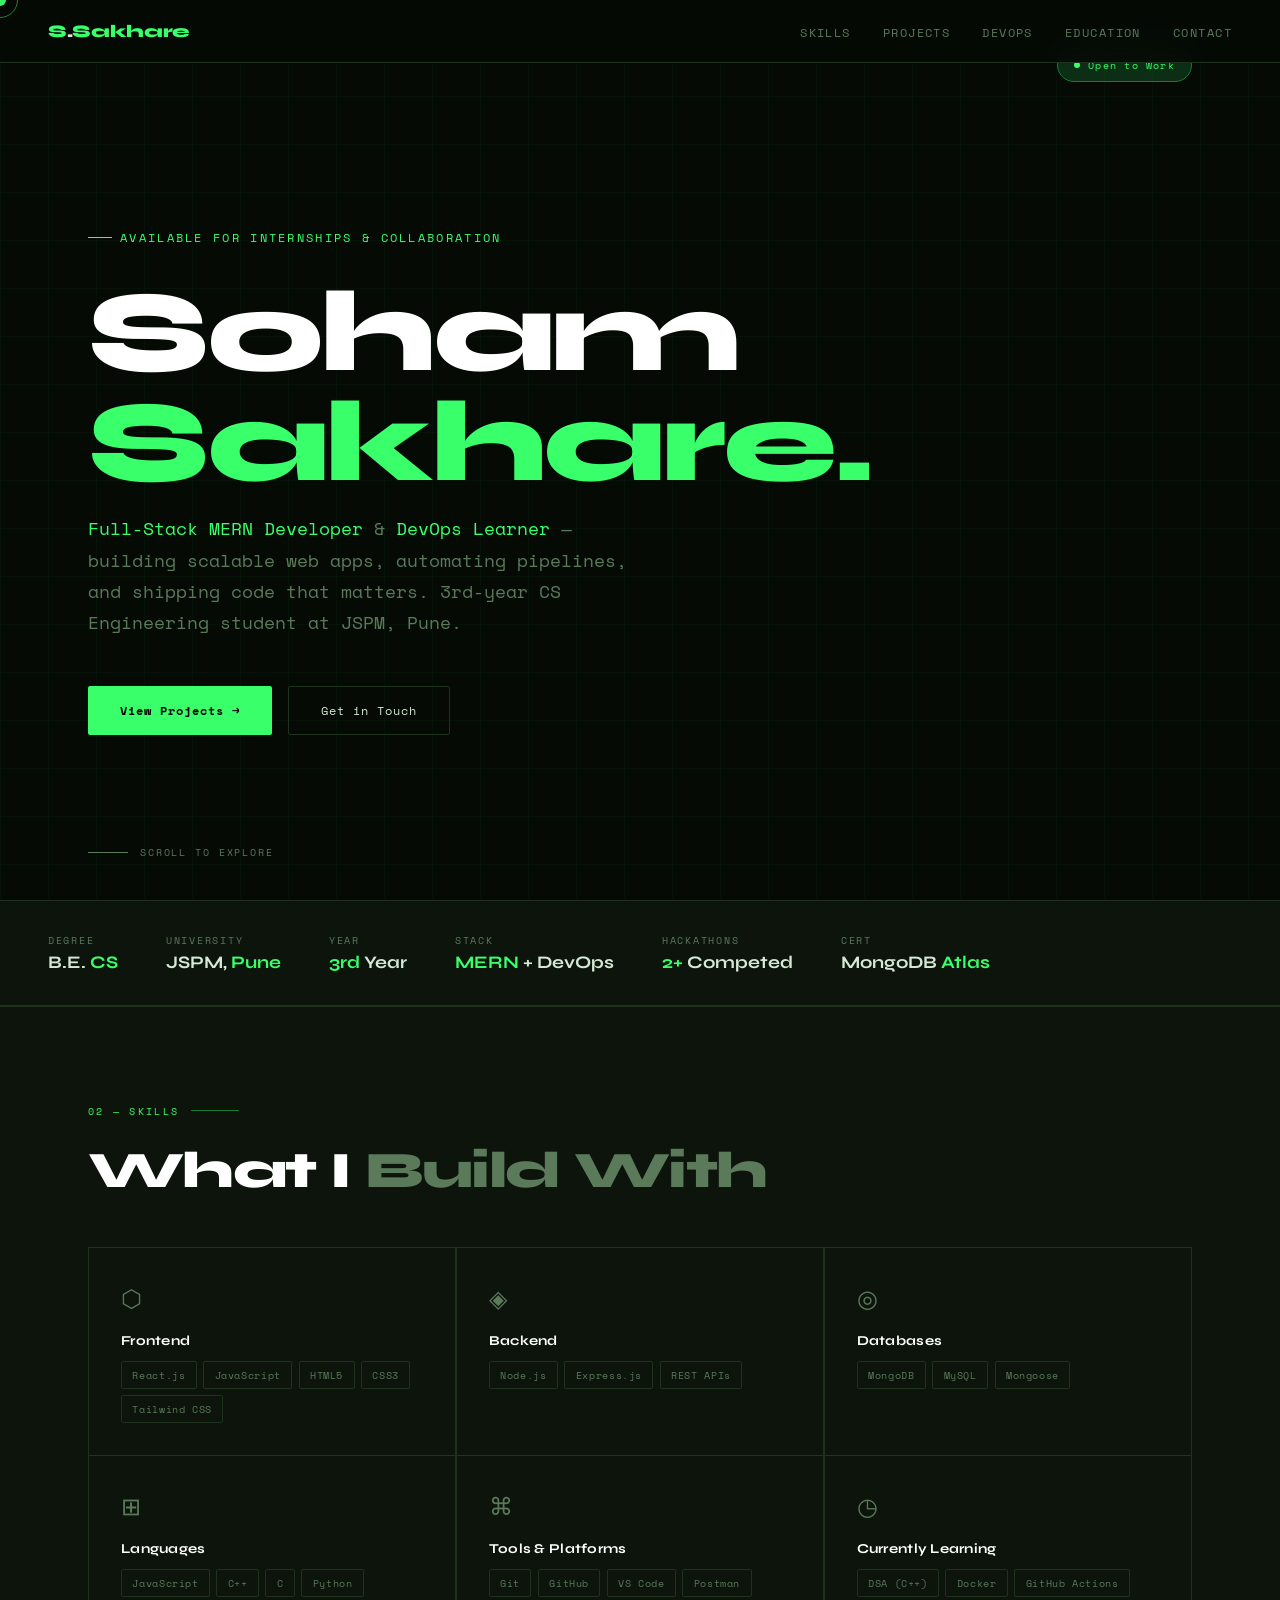
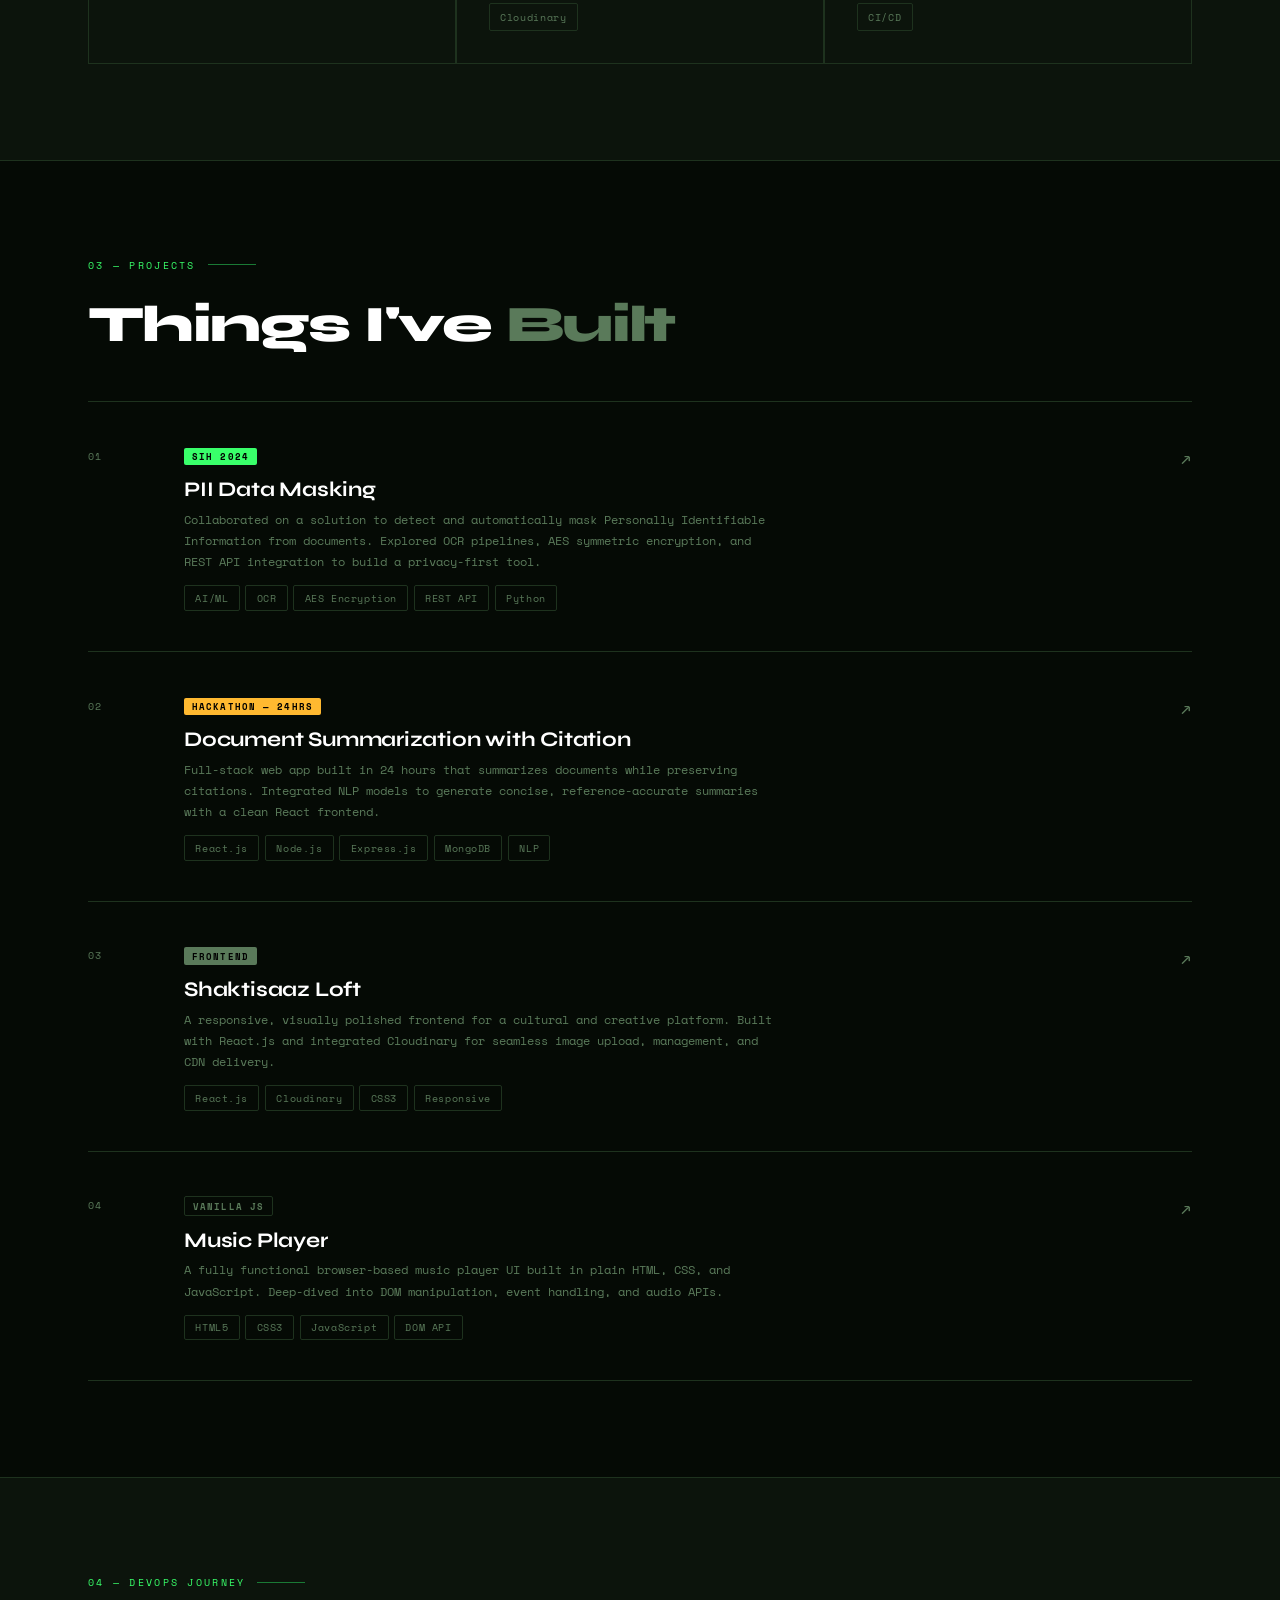
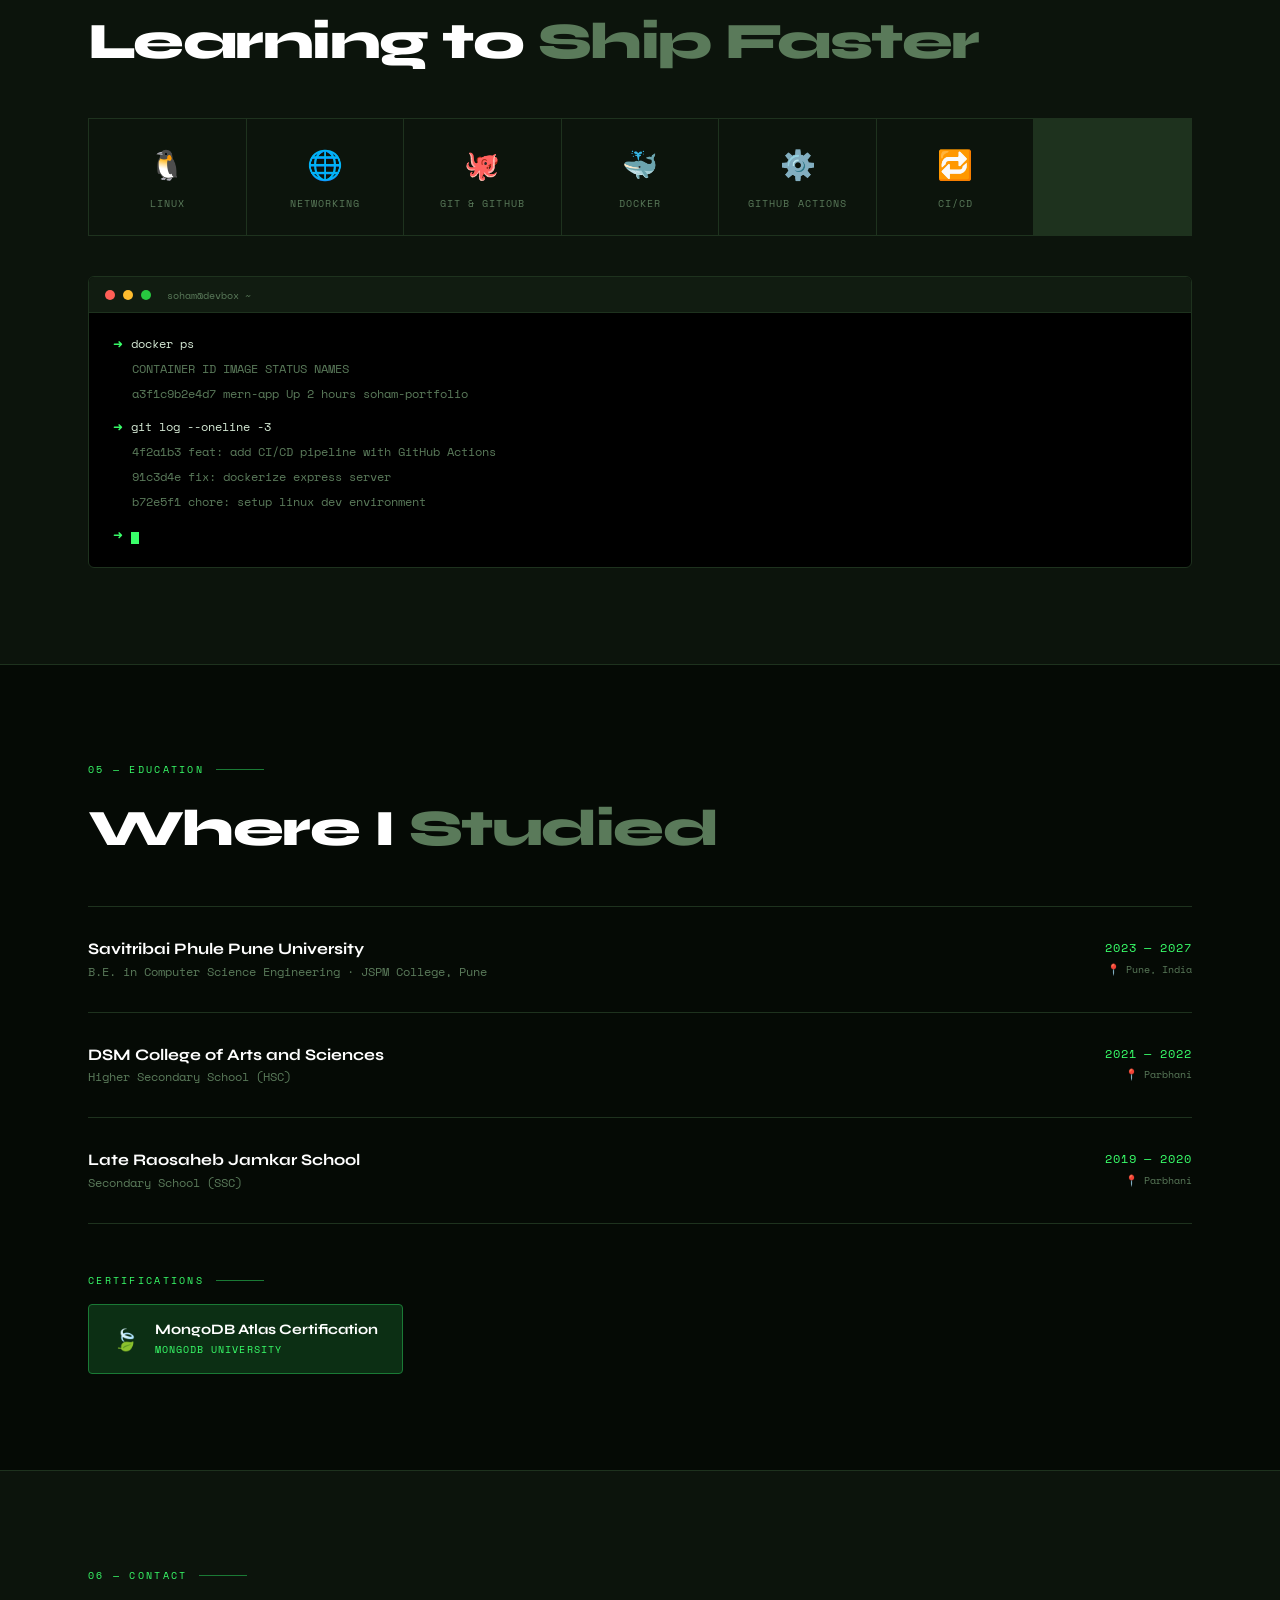
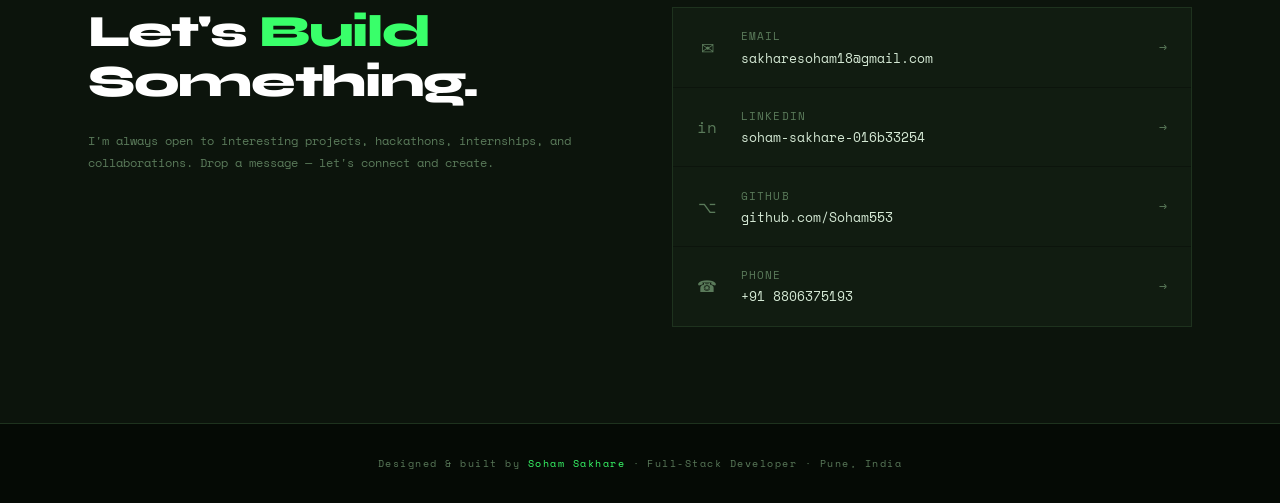
<file: index.html>
<!DOCTYPE html>
<html lang="en">
<head>
  <meta charset="UTF-8" />
  <meta name="viewport" content="width=device-width, initial-scale=1.0"/>
  <title>Soham Sakhare — Full-Stack & DevOps Engineer</title>
  <link rel="preconnect" href="https://fonts.googleapis.com">
  <link href="https://fonts.googleapis.com/css2?family=Space+Mono:ital,wght@0,400;0,700;1,400&family=Syne:wght@400;600;700;800&display=swap" rel="stylesheet">
 <link rel="stylesheet" href="./index.css">
</head>
<body>

  <!-- CURSOR -->
  <div class="cursor" id="cursor"></div>
  <div class="cursor-ring" id="cursorRing"></div>

  <!-- NAV -->
  <nav>
    <div class="nav-logo">S<span>.</span>Sakhare</div>
    <ul class="nav-links">
      <li><a href="#skills">Skills</a></li>
      <li><a href="#projects">Projects</a></li>
      <li><a href="#devops">DevOps</a></li>
      <li><a href="#education">Education</a></li>
      <li><a href="#contact">Contact</a></li>
    </ul>
  </nav>

  <!-- HERO -->
  <section id="hero">
    <div class="hero-tag">Available for Internships & Collaboration</div>
    <h1 class="hero-name">Soham<br><span class="accent">Sakhare.</span></h1>
    <p class="hero-title">
      <strong>Full-Stack MERN Developer</strong> &amp; <strong>DevOps Learner</strong> —
      building scalable web apps, automating pipelines, and shipping code that matters.
      3rd-year CS Engineering student at JSPM, Pune.
    </p>
    <div class="hero-cta">
      <a href="#projects" class="btn btn-primary">View Projects →</a>
      <a href="#contact" class="btn btn-ghost">Get in Touch</a>
    </div>
    <div class="status-pill">
      <div class="status-dot"></div>
      Open to Work
    </div>
    <div class="hero-scroll">
      <span class="scroll-line"></span>
      Scroll to explore
    </div>
  </section>

  <!-- ABOUT STRIP -->
  <div class="about-strip">
    <div class="strip-item">
      <span class="strip-label">Degree</span>
      <span class="strip-value">B.E. <span>CS</span></span>
    </div>
    <div class="strip-item">
      <span class="strip-label">University</span>
      <span class="strip-value">JSPM, <span>Pune</span></span>
    </div>
    <div class="strip-item">
      <span class="strip-label">Year</span>
      <span class="strip-value"><span>3rd</span> Year</span>
    </div>
    <div class="strip-item">
      <span class="strip-label">Stack</span>
      <span class="strip-value"><span>MERN</span> + DevOps</span>
    </div>
    <div class="strip-item">
      <span class="strip-label">Hackathons</span>
      <span class="strip-value"><span>2+</span> Competed</span>
    </div>
    <div class="strip-item">
      <span class="strip-label">Cert</span>
      <span class="strip-value">MongoDB <span>Atlas</span></span>
    </div>
  </div>

  <!-- SKILLS -->
  <section id="skills">
    <div class="section-wrap">
      <div class="section-label">02 — Skills</div>
      <h2 class="section-title">What I <span class="dim">Build With</span></h2>
      <div class="skills-grid reveal">
        <div class="skill-card">
          <div class="skill-icon">⬡</div>
          <div class="skill-category">Frontend</div>
          <div class="skill-tags">
            <span class="tag">React.js</span>
            <span class="tag">JavaScript</span>
            <span class="tag">HTML5</span>
            <span class="tag">CSS3</span>
            <span class="tag">Tailwind CSS</span>
          </div>
        </div>
        <div class="skill-card">
          <div class="skill-icon">◈</div>
          <div class="skill-category">Backend</div>
          <div class="skill-tags">
            <span class="tag">Node.js</span>
            <span class="tag">Express.js</span>
            <span class="tag">REST APIs</span>
          </div>
        </div>
        <div class="skill-card">
          <div class="skill-icon">◎</div>
          <div class="skill-category">Databases</div>
          <div class="skill-tags">
            <span class="tag">MongoDB</span>
            <span class="tag">MySQL</span>
            <span class="tag">Mongoose</span>
          </div>
        </div>
        <div class="skill-card">
          <div class="skill-icon">⊞</div>
          <div class="skill-category">Languages</div>
          <div class="skill-tags">
            <span class="tag">JavaScript</span>
            <span class="tag">C++</span>
            <span class="tag">C</span>
            <span class="tag">Python</span>
          </div>
        </div>
        <div class="skill-card">
          <div class="skill-icon">⌘</div>
          <div class="skill-category">Tools & Platforms</div>
          <div class="skill-tags">
            <span class="tag">Git</span>
            <span class="tag">GitHub</span>
            <span class="tag">VS Code</span>
            <span class="tag">Postman</span>
            <span class="tag">Cloudinary</span>
          </div>
        </div>
        <div class="skill-card">
          <div class="skill-icon">◷</div>
          <div class="skill-category">Currently Learning</div>
          <div class="skill-tags">
            <span class="tag">DSA (C++)</span>
            <span class="tag">Docker</span>
            <span class="tag">GitHub Actions</span>
            <span class="tag">CI/CD</span>
          </div>
        </div>
      </div>
    </div>
  </section>

  <!-- PROJECTS -->
  <section id="projects">
    <div class="section-wrap">
      <div class="section-label">03 — Projects</div>
      <h2 class="section-title">Things I've <span class="dim">Built</span></h2>
      <div class="projects-list">

        <div class="project-item reveal">
          <div class="project-num">01</div>
          <div class="project-body">
            <div class="project-badge">SIH 2024</div>
            <div class="project-name">PII Data Masking</div>
            <p class="project-desc">
              Collaborated on a solution to detect and automatically mask Personally Identifiable Information from documents. Explored OCR pipelines, AES symmetric encryption, and REST API integration to build a privacy-first tool.
            </p>
            <div class="project-stack">
              <span class="tag">AI/ML</span>
              <span class="tag">OCR</span>
              <span class="tag">AES Encryption</span>
              <span class="tag">REST API</span>
              <span class="tag">Python</span>
            </div>
          </div>
          <div class="project-arrow">↗</div>
        </div>

        <div class="project-item reveal">
          <div class="project-num">02</div>
          <div class="project-body">
            <div class="project-badge amber">Hackathon — 24hrs</div>
            <div class="project-name">Document Summarization with Citation</div>
            <p class="project-desc">
              Full-stack web app built in 24 hours that summarizes documents while preserving citations. Integrated NLP models to generate concise, reference-accurate summaries with a clean React frontend.
            </p>
            <div class="project-stack">
              <span class="tag">React.js</span>
              <span class="tag">Node.js</span>
              <span class="tag">Express.js</span>
              <span class="tag">MongoDB</span>
              <span class="tag">NLP</span>
            </div>
          </div>
          <div class="project-arrow">↗</div>
        </div>

        <div class="project-item reveal">
          <div class="project-num">03</div>
          <div class="project-body">
            <div class="project-badge" style="background: var(--muted); color: #000;">Frontend</div>
            <div class="project-name">Shaktisaaz Loft</div>
            <p class="project-desc">
              A responsive, visually polished frontend for a cultural and creative platform. Built with React.js and integrated Cloudinary for seamless image upload, management, and CDN delivery.
            </p>
            <div class="project-stack">
              <span class="tag">React.js</span>
              <span class="tag">Cloudinary</span>
              <span class="tag">CSS3</span>
              <span class="tag">Responsive</span>
            </div>
          </div>
          <div class="project-arrow">↗</div>
        </div>

        <div class="project-item reveal">
          <div class="project-num">04</div>
          <div class="project-body">
            <div class="project-badge" style="background: transparent; border: 1px solid var(--border); color: var(--muted);">Vanilla JS</div>
            <div class="project-name">Music Player</div>
            <p class="project-desc">
              A fully functional browser-based music player UI built in plain HTML, CSS, and JavaScript. Deep-dived into DOM manipulation, event handling, and audio APIs.
            </p>
            <div class="project-stack">
              <span class="tag">HTML5</span>
              <span class="tag">CSS3</span>
              <span class="tag">JavaScript</span>
              <span class="tag">DOM API</span>
            </div>
          </div>
          <div class="project-arrow">↗</div>
        </div>

      </div>
    </div>
  </section>

  <!-- DEVOPS -->
  <section id="devops">
    <div class="section-wrap">
      <div class="section-label">04 — DevOps Journey</div>
      <h2 class="section-title">Learning to <span class="dim">Ship Faster</span></h2>

      <div class="devops-grid reveal">
        <div class="devops-cell">
          <div class="devops-icon">🐧</div>
          <div class="devops-name">Linux</div>
        </div>
        <div class="devops-cell">
          <div class="devops-icon">🌐</div>
          <div class="devops-name">Networking</div>
        </div>
        <div class="devops-cell">
          <div class="devops-icon">🐙</div>
          <div class="devops-name">Git & GitHub</div>
        </div>
        <div class="devops-cell">
          <div class="devops-icon">🐳</div>
          <div class="devops-name">Docker</div>
        </div>
        <div class="devops-cell">
          <div class="devops-icon">⚙️</div>
          <div class="devops-name">GitHub Actions</div>
        </div>
        <div class="devops-cell">
          <div class="devops-icon">🔁</div>
          <div class="devops-name">CI/CD</div>
        </div>
      </div>

      <div class="terminal reveal" style="margin-top: 2.5rem;">
        <div class="terminal-bar">
          <div class="t-dot red"></div>
          <div class="t-dot yellow"></div>
          <div class="t-dot green"></div>
          <span style="font-size:0.65rem; color: var(--muted); margin-left: 0.5rem;">soham@devbox ~ </span>
        </div>
        <div class="terminal-body">
          <div class="t-line"><span class="t-prompt">➜</span><span class="t-cmd">docker ps</span></div>
          <div class="t-line t-out">CONTAINER ID   IMAGE         STATUS        NAMES</div>
          <div class="t-line t-out">a3f1c9b2e4d7   mern-app      Up 2 hours    soham-portfolio</div>
          <div class="t-line" style="margin-top:0.5rem;"><span class="t-prompt">➜</span><span class="t-cmd">git log --oneline -3</span></div>
          <div class="t-line t-out">4f2a1b3  feat: add CI/CD pipeline with GitHub Actions</div>
          <div class="t-line t-out">91c3d4e  fix: dockerize express server</div>
          <div class="t-line t-out">b72e5f1  chore: setup linux dev environment</div>
          <div class="t-line" style="margin-top:0.5rem;"><span class="t-prompt">➜</span><span class="t-cmd"><span class="t-cursor"></span></span></div>
        </div>
      </div>
    </div>
  </section>

  <!-- EDUCATION -->
  <section id="education">
    <div class="section-wrap">
      <div class="section-label">05 — Education</div>
      <h2 class="section-title">Where I <span class="dim">Studied</span></h2>
      <div class="edu-list">
        <div class="edu-item reveal">
          <div>
            <div class="edu-school">Savitribai Phule Pune University</div>
            <div class="edu-degree">B.E. in Computer Science Engineering · JSPM College, Pune</div>
          </div>
          <div class="edu-meta">
            <div class="edu-year">2023 — 2027</div>
            <div class="edu-location">📍 Pune, India</div>
          </div>
        </div>
        <div class="edu-item reveal">
          <div>
            <div class="edu-school">DSM College of Arts and Sciences</div>
            <div class="edu-degree">Higher Secondary School (HSC)</div>
          </div>
          <div class="edu-meta">
            <div class="edu-year">2021 — 2022</div>
            <div class="edu-location">📍 Parbhani</div>
          </div>
        </div>
        <div class="edu-item reveal">
          <div>
            <div class="edu-school">Late Raosaheb Jamkar School</div>
            <div class="edu-degree">Secondary School (SSC)</div>
          </div>
          <div class="edu-meta">
            <div class="edu-year">2019 — 2020</div>
            <div class="edu-location">📍 Parbhani</div>
          </div>
        </div>
      </div>

      <!-- CERT -->
      <div style="margin-top: 3rem;" class="reveal">
        <div class="section-label" style="margin-bottom: 1rem;">Certifications</div>
        <div style="display: inline-flex; align-items: center; gap: 1rem; border: 1px solid var(--green-dim); padding: 1rem 1.5rem; background: var(--green-glow); border-radius: 4px;">
          <span style="font-size: 1.3rem;">🍃</span>
          <div>
            <div style="font-family: var(--font-display); font-size: 0.9rem; color: #fff; font-weight: 700;">MongoDB Atlas Certification</div>
            <div style="font-size: 0.65rem; color: var(--green); letter-spacing: 0.1em; margin-top: 0.2rem; text-transform: uppercase;">MongoDB University</div>
          </div>
        </div>
      </div>
    </div>
  </section>

  <!-- CONTACT -->
  <section id="contact">
    <div class="section-wrap">
      <div class="section-label">06 — Contact</div>
      <div class="contact-grid">
        <div class="reveal">
          <h2 class="contact-tagline">Let's <span class="green">Build</span><br>Something.</h2>
          <p class="contact-body">
            I'm always open to interesting projects, hackathons, internships, and collaborations.
            Drop a message — let's connect and create.
          </p>
        </div>
        <div class="contact-links reveal">
          <a href="mailto:sakharesoham18@gmail.com" class="contact-link">
            <span class="cl-icon">✉</span>
            <div class="cl-info">
              <div class="cl-label">Email</div>
              <div class="cl-value">sakharesoham18@gmail.com</div>
            </div>
            <span class="cl-arrow">→</span>
          </a>
          <a href="https://www.linkedin.com/in/soham-sakhare-016b33254" target="_blank" class="contact-link">
            <span class="cl-icon">in</span>
            <div class="cl-info">
              <div class="cl-label">LinkedIn</div>
              <div class="cl-value">soham-sakhare-016b33254</div>
            </div>
            <span class="cl-arrow">→</span>
          </a>
          <a href="https://github.com/Soham553" target="_blank" class="contact-link">
            <span class="cl-icon">⌥</span>
            <div class="cl-info">
              <div class="cl-label">GitHub</div>
              <div class="cl-value">github.com/Soham553</div>
            </div>
            <span class="cl-arrow">→</span>
          </a>
          <a href="tel:8806375193" class="contact-link">
            <span class="cl-icon">☎</span>
            <div class="cl-info">
              <div class="cl-label">Phone</div>
              <div class="cl-value">+91 8806375193</div>
            </div>
            <span class="cl-arrow">→</span>
          </a>
        </div>
      </div>
    </div>
  </section>

  <!-- FOOTER -->
  <footer>
    Designed &amp; built by <span>Soham Sakhare</span> · Full-Stack Developer · Pune, India
  </footer>
<script src="./index.js"></script>
  
</body>
</html>
</file>
<file: index.css>
:root {
  --bg: #050a05;
  --surface: #0c140c;
  --surface2: #111c11;
  --green: #39ff6a;
  --green-dim: #1a7a35;
  --green-glow: rgba(57, 255, 106, 0.15);
  --amber: #ffb930;
  --text: #d4e8d4;
  --muted: #5a7a5a;
  --border: #1e321e;
  --font-display: "Syne", sans-serif;
  --font-mono: "Space Mono", monospace;
}

*,
*::before,
*::after {
  box-sizing: border-box;
  margin: 0;
  padding: 0;
}

html {
  scroll-behavior: smooth;
}

body {
  background: var(--bg);
  color: var(--text);
  font-family: var(--font-mono);
  overflow-x: hidden;
  cursor: none;
}

/* CUSTOM CURSOR */
.cursor {
  position: fixed;
  width: 12px;
  height: 12px;
  background: var(--green);
  border-radius: 50%;
  pointer-events: none;
  z-index: 9999;
  transform: translate(-50%, -50%);
  transition:
    transform 0.1s,
    width 0.2s,
    height 0.2s,
    background 0.2s;
  mix-blend-mode: difference;
}
.cursor-ring {
  position: fixed;
  width: 36px;
  height: 36px;
  border: 1.5px solid var(--green);
  border-radius: 50%;
  pointer-events: none;
  z-index: 9998;
  transform: translate(-50%, -50%);
  transition:
    transform 0.18s ease-out,
    width 0.3s,
    height 0.3s;
  opacity: 0.5;
}

/* GRID BG */
body::before {
  content: "";
  position: fixed;
  inset: 0;
  background-image:
    linear-gradient(rgba(57, 255, 106, 0.03) 1px, transparent 1px),
    linear-gradient(90deg, rgba(57, 255, 106, 0.03) 1px, transparent 1px);
  background-size: 48px 48px;
  z-index: 0;
  pointer-events: none;
}

/* NAV */
nav {
  position: fixed;
  top: 0;
  left: 0;
  right: 0;
  z-index: 100;
  display: flex;
  justify-content: space-between;
  align-items: center;
  padding: 1.2rem 3rem;
  background: rgba(5, 10, 5, 0.85);
  backdrop-filter: blur(16px);
  border-bottom: 1px solid var(--border);
}
.nav-logo {
  font-family: var(--font-display);
  font-weight: 800;
  font-size: 1.1rem;
  color: var(--green);
  letter-spacing: -0.02em;
}
.nav-logo span {
  color: var(--text);
}
.nav-links {
  display: flex;
  gap: 2rem;
  list-style: none;
}
.nav-links a {
  color: var(--muted);
  text-decoration: none;
  font-size: 0.75rem;
  letter-spacing: 0.12em;
  text-transform: uppercase;
  transition: color 0.2s;
}
.nav-links a:hover {
  color: var(--green);
}

/* SECTIONS */
section {
  position: relative;
  z-index: 1;
}

/* HERO */
#hero {
  min-height: 100vh;
  display: flex;
  flex-direction: column;
  justify-content: center;
  padding: 8rem 3rem 4rem;
  max-width: 1200px;
  margin: 0 auto;
}
.hero-tag {
  display: inline-flex;
  align-items: center;
  gap: 0.5rem;
  font-size: 0.72rem;
  letter-spacing: 0.2em;
  text-transform: uppercase;
  color: var(--green);
  margin-bottom: 2rem;
  opacity: 0;
  animation: fadeUp 0.6s 0.2s forwards;
}
.hero-tag::before {
  content: "";
  width: 24px;
  height: 1px;
  background: var(--green);
}
.hero-name {
  font-family: var(--font-display);
  font-size: clamp(3.5rem, 9vw, 8rem);
  font-weight: 800;
  line-height: 0.95;
  letter-spacing: -0.03em;
  color: #fff;
  opacity: 0;
  animation: fadeUp 0.7s 0.35s forwards;
  margin-bottom: 1rem;
}
.hero-name .accent {
  color: var(--green);
}
.hero-title {
  font-size: clamp(0.9rem, 2vw, 1.15rem);
  color: var(--muted);
  max-width: 560px;
  line-height: 1.7;
  opacity: 0;
  animation: fadeUp 0.7s 0.5s forwards;
  margin-bottom: 3rem;
}
.hero-title strong {
  color: var(--green);
  font-weight: 400;
}
.hero-cta {
  display: flex;
  gap: 1rem;
  flex-wrap: wrap;
  opacity: 0;
  animation: fadeUp 0.7s 0.65s forwards;
}
.btn {
  display: inline-flex;
  align-items: center;
  gap: 0.5rem;
  padding: 0.85rem 2rem;
  font-family: var(--font-mono);
  font-size: 0.78rem;
  letter-spacing: 0.08em;
  text-decoration: none;
  border-radius: 2px;
  transition: all 0.2s;
  cursor: none;
}
.btn-primary {
  background: var(--green);
  color: #000;
  font-weight: 700;
}
.btn-primary:hover {
  background: #fff;
  box-shadow: 0 0 32px var(--green-glow);
}
.btn-ghost {
  border: 1px solid var(--border);
  color: var(--text);
}
.btn-ghost:hover {
  border-color: var(--green);
  color: var(--green);
}

.hero-scroll {
  position: absolute;
  bottom: 2.5rem;
  left: 3rem;
  display: flex;
  align-items: center;
  gap: 0.75rem;
  font-size: 0.65rem;
  letter-spacing: 0.18em;
  text-transform: uppercase;
  color: var(--muted);
  opacity: 0;
  animation: fadeIn 1s 1.2s forwards;
}
.scroll-line {
  width: 40px;
  height: 1px;
  background: var(--muted);
  animation: expandLine 1.5s 1.5s ease-out forwards;
  transform-origin: left;
  transform: scaleX(0);
}
@keyframes expandLine {
  to {
    transform: scaleX(1);
  }
}

/* STATUS BADGE */
.status-pill {
  position: absolute;
  top: 3rem;
  right: 3rem;
  display: flex;
  align-items: center;
  gap: 0.5rem;
  font-size: 0.65rem;
  letter-spacing: 0.12em;
  color: var(--green);
  border: 1px solid var(--green-dim);
  padding: 0.5rem 1rem;
  border-radius: 100px;
  background: var(--green-glow);
  opacity: 0;
  animation: fadeIn 0.8s 0.9s forwards;
}
.status-dot {
  width: 6px;
  height: 6px;
  background: var(--green);
  border-radius: 50%;
  animation: pulse 2s infinite;
}
@keyframes pulse {
  0%,
  100% {
    opacity: 1;
    transform: scale(1);
  }
  50% {
    opacity: 0.4;
    transform: scale(0.7);
  }
}

/* ABOUT STRIP */
.about-strip {
  border-top: 1px solid var(--border);
  border-bottom: 1px solid var(--border);
  padding: 2rem 3rem;
  display: flex;
  gap: 3rem;
  overflow: hidden;
  background: var(--surface);
}
.strip-item {
  display: flex;
  flex-direction: column;
  gap: 0.3rem;
  flex-shrink: 0;
}
.strip-label {
  font-size: 0.6rem;
  text-transform: uppercase;
  letter-spacing: 0.18em;
  color: var(--muted);
}
.strip-value {
  font-family: var(--font-display);
  font-size: 1.1rem;
  font-weight: 700;
  color: var(--text);
}
.strip-value span {
  color: var(--green);
}

/* SECTION HEADER */
.section-wrap {
  max-width: 1200px;
  margin: 0 auto;
  padding: 6rem 3rem;
}
.section-label {
  font-size: 0.65rem;
  letter-spacing: 0.22em;
  text-transform: uppercase;
  color: var(--green);
  display: flex;
  align-items: center;
  gap: 0.75rem;
  margin-bottom: 1.5rem;
}
.section-label::after {
  content: "";
  height: 1px;
  width: 48px;
  background: var(--green-dim);
}
.section-title {
  font-family: var(--font-display);
  font-size: clamp(2rem, 4vw, 3.2rem);
  font-weight: 800;
  letter-spacing: -0.03em;
  color: #fff;
  margin-bottom: 3rem;
  line-height: 1.1;
}
.section-title .dim {
  color: var(--muted);
}

/* SKILLS */
#skills {
  background: var(--surface);
  border-top: 1px solid var(--border);
  border-bottom: 1px solid var(--border);
}

.skills-grid {
  display: grid;
  grid-template-columns: repeat(auto-fill, minmax(280px, 1fr));
  gap: 1.5px;
  background: var(--border);
  border: 1px solid var(--border);
}
.skill-card {
  background: var(--surface);
  padding: 2rem;
  transition: background 0.2s;
  position: relative;
  overflow: hidden;
}
.skill-card::before {
  content: "";
  position: absolute;
  inset: 0;
  background: var(--green-glow);
  opacity: 0;
  transition: opacity 0.3s;
}
.skill-card:hover::before {
  opacity: 1;
}
.skill-card:hover .skill-icon {
  color: var(--green);
}
.skill-icon {
  font-size: 1.5rem;
  margin-bottom: 1rem;
  transition: color 0.2s;
  color: var(--muted);
}
.skill-category {
  font-family: var(--font-display);
  font-size: 0.85rem;
  font-weight: 700;
  color: #fff;
  margin-bottom: 0.75rem;
  letter-spacing: 0.02em;
}
.skill-tags {
  display: flex;
  flex-wrap: wrap;
  gap: 0.4rem;
}
.tag {
  font-size: 0.65rem;
  padding: 0.3rem 0.65rem;
  border: 1px solid var(--border);
  color: var(--muted);
  letter-spacing: 0.06em;
  border-radius: 2px;
  transition: all 0.2s;
}
.skill-card:hover .tag {
  border-color: var(--green-dim);
  color: var(--text);
}

/* PROJECTS */
#projects {
  background: var(--bg);
}
.projects-list {
  display: flex;
  flex-direction: column;
  gap: 0;
}
.project-item {
  display: grid;
  grid-template-columns: 64px 1fr auto;
  align-items: start;
  gap: 2rem;
  padding: 2.5rem 0;
  border-bottom: 1px solid var(--border);
  transition: all 0.2s;
  cursor: none;
}
.project-item:first-child {
  border-top: 1px solid var(--border);
}
.project-item:hover {
  background: var(--green-glow);
  padding-left: 1rem;
  padding-right: 1rem;
  margin: 0 -1rem;
  border-radius: 4px;
}
.project-num {
  font-size: 0.65rem;
  color: var(--muted);
  padding-top: 0.35rem;
  letter-spacing: 0.1em;
}

.project-name {
  font-family: var(--font-display);
  font-size: 1.3rem;
  font-weight: 700;
  color: #fff;
  margin-bottom: 0.4rem;
  letter-spacing: -0.01em;
}
.project-badge {
  display: inline-block;
  font-size: 0.58rem;
  letter-spacing: 0.12em;
  text-transform: uppercase;
  background: var(--green);
  color: #000;
  padding: 0.15rem 0.5rem;
  border-radius: 2px;
  font-weight: 700;
  margin-bottom: 0.75rem;
}
.project-badge.amber {
  background: var(--amber);
}
.project-desc {
  font-size: 0.78rem;
  color: var(--muted);
  line-height: 1.7;
  max-width: 600px;
}
.project-stack {
  display: flex;
  flex-wrap: wrap;
  gap: 0.35rem;
  margin-top: 0.8rem;
}
.project-stack .tag {
  font-size: 0.6rem;
}
.project-arrow {
  color: var(--muted);
  font-size: 1.2rem;
  padding-top: 0.2rem;
  transition:
    color 0.2s,
    transform 0.2s;
}
.project-item:hover .project-arrow {
  color: var(--green);
  transform: translate(4px, -4px);
}

/* DEVOPS */
#devops {
  background: var(--surface);
  border-top: 1px solid var(--border);
  border-bottom: 1px solid var(--border);
}
.devops-grid {
  display: grid;
  grid-template-columns: repeat(auto-fill, minmax(140px, 1fr));
  gap: 1px;
  background: var(--border);
  border: 1px solid var(--border);
  margin-top: 1rem;
}
.devops-cell {
  background: var(--surface);
  padding: 1.5rem 1rem;
  text-align: center;
  transition: background 0.2s;
  display: flex;
  flex-direction: column;
  align-items: center;
  gap: 0.6rem;
}
.devops-cell:hover {
  background: var(--green-glow);
}
.devops-cell:hover .devops-icon {
  transform: scale(1.15);
}
.devops-icon {
  font-size: 1.8rem;
  transition: transform 0.2s;
}
.devops-name {
  font-size: 0.65rem;
  letter-spacing: 0.1em;
  color: var(--muted);
  text-transform: uppercase;
}
.devops-cell:hover .devops-name {
  color: var(--green);
}

/* TERMINAL BLOCK */
.terminal {
  background: #000;
  border: 1px solid var(--border);
  border-radius: 6px;
  overflow: hidden;
  margin-top: 2rem;
  font-size: 0.78rem;
}
.terminal-bar {
  background: var(--surface2);
  padding: 0.6rem 1rem;
  display: flex;
  align-items: center;
  gap: 0.5rem;
  border-bottom: 1px solid var(--border);
}
.t-dot {
  width: 10px;
  height: 10px;
  border-radius: 50%;
}
.t-dot.red {
  background: #ff5f57;
}
.t-dot.yellow {
  background: #febc2e;
}
.t-dot.green {
  background: #28c840;
}
.terminal-body {
  padding: 1.2rem 1.5rem;
  line-height: 2;
}
.t-line {
  display: flex;
  gap: 0.5rem;
}
.t-prompt {
  color: var(--green);
}
.t-cmd {
  color: var(--text);
}
.t-out {
  color: var(--muted);
  padding-left: 1.2rem;
}
.t-cursor {
  display: inline-block;
  width: 8px;
  height: 1em;
  background: var(--green);
  animation: blink 1s step-end infinite;
  vertical-align: text-bottom;
}
@keyframes blink {
  0%,
  100% {
    opacity: 1;
  }
  50% {
    opacity: 0;
  }
}

/* EDUCATION */
#education {
  background: var(--bg);
}
.edu-list {
  display: flex;
  flex-direction: column;
  gap: 0;
}
.edu-item {
  display: grid;
  grid-template-columns: 2fr 1fr;
  gap: 2rem;
  padding: 2rem 0;
  border-bottom: 1px solid var(--border);
}
.edu-item:first-child {
  border-top: 1px solid var(--border);
}
.edu-school {
  font-family: var(--font-display);
  font-size: 1rem;
  font-weight: 700;
  color: #fff;
  margin-bottom: 0.3rem;
}
.edu-degree {
  font-size: 0.72rem;
  color: var(--muted);
}
.edu-meta {
  text-align: right;
}
.edu-year {
  font-size: 0.72rem;
  color: var(--green);
  letter-spacing: 0.08em;
}
.edu-location {
  font-size: 0.65rem;
  color: var(--muted);
  margin-top: 0.3rem;
}

/* CONTACT */
#contact {
  background: var(--surface);
  border-top: 1px solid var(--border);
}
.contact-grid {
  display: grid;
  grid-template-columns: 1fr 1fr;
  gap: 4rem;
  align-items: start;
}
.contact-tagline {
  font-family: var(--font-display);
  font-size: clamp(1.8rem, 3.5vw, 2.8rem);
  font-weight: 800;
  letter-spacing: -0.03em;
  color: #fff;
  line-height: 1.1;
  margin-bottom: 1.5rem;
}
.contact-tagline .green {
  color: var(--green);
}
.contact-body {
  font-size: 0.78rem;
  color: var(--muted);
  line-height: 1.8;
}
.contact-links {
  display: flex;
  flex-direction: column;
  gap: 1px;
  border: 1px solid var(--border);
}
.contact-link {
  display: flex;
  align-items: center;
  gap: 1.5rem;
  padding: 1.2rem 1.5rem;
  background: var(--surface2);
  text-decoration: none;
  transition: background 0.2s;
  color: var(--text);
}
.contact-link:hover {
  background: var(--green-glow);
}
.contact-link:hover .cl-label {
  color: var(--green);
}
.cl-icon {
  font-size: 1rem;
  width: 20px;
  text-align: center;
  color: var(--muted);
}

.cl-label {
  font-size: 0.7rem;
  letter-spacing: 0.1em;
  text-transform: uppercase;
  color: var(--muted);
  margin-bottom: 0.2rem;
  transition: color 0.2s;
}
.cl-value {
  font-size: 0.82rem;
  color: var(--text);
}
.cl-arrow {
  margin-left: auto;
  color: var(--muted);
  font-size: 0.8rem;
  transition: transform 0.2s;
}
.contact-link:hover .cl-arrow {
  transform: translateX(4px);
  color: var(--green);
}

/* FOOTER */
footer {
  text-align: center;
  padding: 2rem;
  font-size: 0.62rem;
  letter-spacing: 0.15em;
  color: var(--muted);
  border-top: 1px solid var(--border);
}
footer span {
  color: var(--green);
}

/* ANIMATIONS */
@keyframes fadeUp {
  from {
    opacity: 0;
    transform: translateY(24px);
  }
  to {
    opacity: 1;
    transform: translateY(0);
  }
}
@keyframes fadeIn {
  from {
    opacity: 0;
  }
  to {
    opacity: 1;
  }
}

.reveal {
  opacity: 0;
  transform: translateY(32px);
  transition:
    opacity 0.7s ease,
    transform 0.7s ease;
}
.reveal.visible {
  opacity: 1;
  transform: translateY(0);
}

/* RESPONSIVE */
@media (max-width: 768px) {
  nav {
    padding: 1rem 1.5rem;
  }
  .nav-links {
    display: none;
  }
  #hero {
    padding: 7rem 1.5rem 4rem;
  }
  .hero-scroll {
    left: 1.5rem;
  }
  .status-pill {
    top: 1.5rem;
    right: 1.5rem;
  }
  .about-strip {
    padding: 1.5rem;
    gap: 1.5rem;
    overflow-x: auto;
  }
  .section-wrap {
    padding: 4rem 1.5rem;
  }
  .project-item {
    grid-template-columns: 40px 1fr;
  }
  .project-arrow {
    display: none;
  }
  .contact-grid {
    grid-template-columns: 1fr;
    gap: 2rem;
  }
  .edu-item {
    grid-template-columns: 1fr;
    gap: 0.5rem;
  }
  .edu-meta {
    text-align: left;
  }
}
</file>
